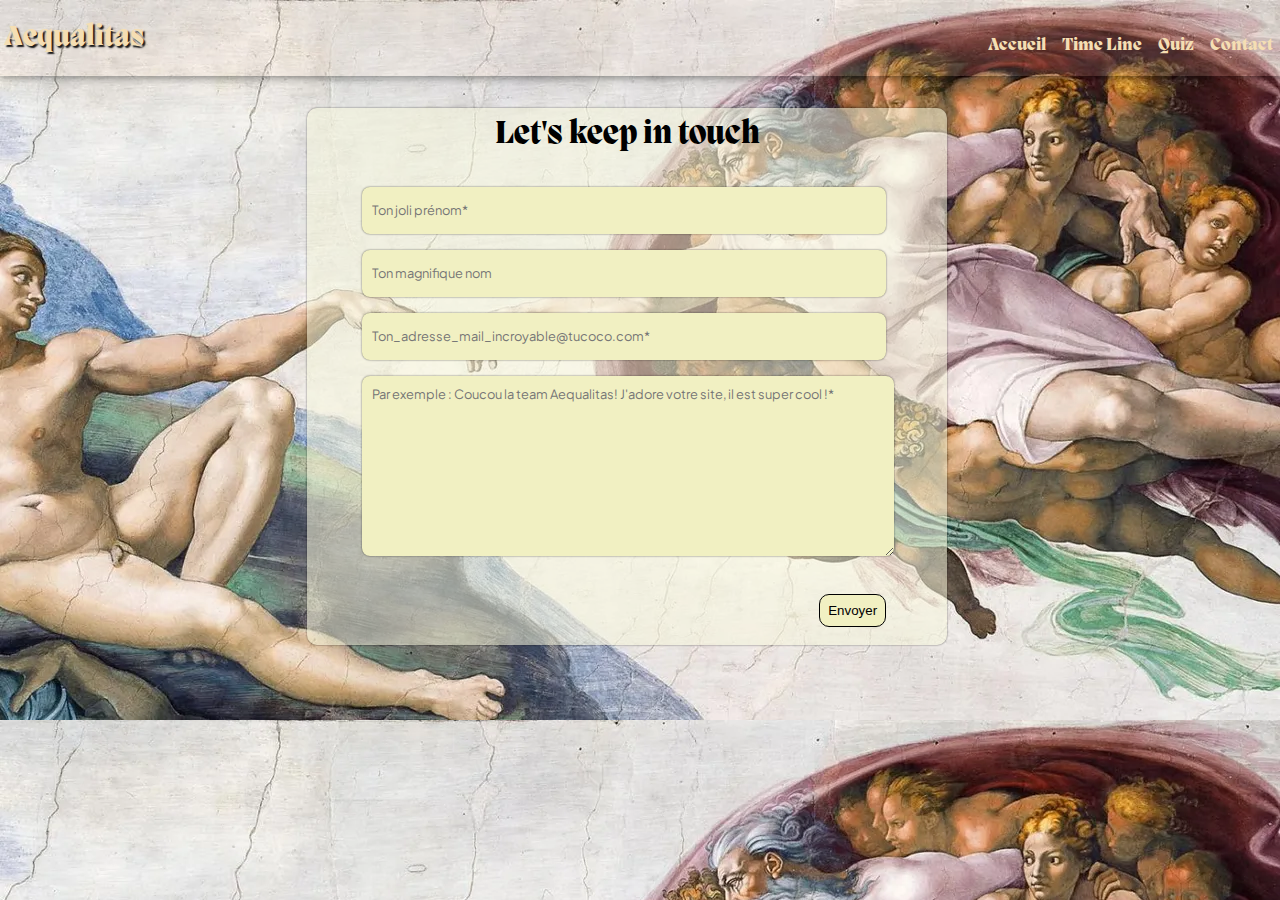
<file: HTML/contact.html>
<!DOCTYPE html>
<html lang="fr">

<head>
    <meta charset="UTF-8">
    <title>Aequalitas</title>
    <meta name="viewport" content="width=device-width, initial-scale=1.0">
    <link rel="preload" href="../SRC/chapel.jpg" as="image">
    <link rel="stylesheet" href="../CSS/contact.css">

    <link rel="icon" type="image/png" sizes="32x32" href="../SRC/favicon-32x32.png">
    <link rel="icon" type="image/png" sizes="16x16" href="../SRC/favicon-16x16.png">


    <link rel="preconnect" href="https://fonts.googleapis.com">
    <link rel="preconnect" href="https://fonts.gstatic.com" crossorigin>
    <link href="https://fonts.googleapis.com/css2?family=Plus+Jakarta+Sans&display=swap" rel="stylesheet">

</head>


<body>
    <!--HEADER (A COPIER COLLER DANS CHAQUE PAGE HTML)-->
    <div id="container">

        <div id="nav_header">

            <div id="container_titre_header">
                <h1 id="titre_header"><a href="index.html">Aequalitas</a></h1>
            </div>

            <div id="nav_menu">
                <ul>
                    <li class="onglet"><a href="index.html">Accueil</a></li>
                    <li class="onglet"><a href="time_line.html">Time Line</a></li>
                    <li class="onglet"><a href="quiz.html">Quiz</a></li>
                    <li class="onglet"><a href="#">Contact</a></li>
                </ul>
            </div>

        </div>



        <div id="form_contact">

            <form action="" method="post" name="form_contact">

                <h3>Let's keep in touch</h3>

                <p>
                    <input name='prenom' id="nom" type="text" required placeholder="Ton joli prénom*">
                </p>
                <div id=prenom-Error>

                </div>

                <p>
                    <input name='nom' id="nom" type="text" required placeholder="Ton magnifique nom">
                </p>
                <div id=nom-Error>

                </div>
                <p>
                    <input name='email ' id="email" type="email" required
                        placeholder="Ton_adresse_mail_incroyable@tucoco.com*">
                </p>
                <div id=email-Error>

                </div>
                <p>
                    <textarea name="zone_texte" required id="zone_texte" cols="70" rows="10"
                        placeholder="Par exemple : Coucou la team Aequalitas! J'adore votre site, il est super cool !*"></textarea>
                </p>
                <div id=text-Error>

                </div>

            </form>
            <button onclick="envoiFormContact()">Envoyer</button>

        </div>

        <div id="valid-popup" class="popup hide">

            <div id="btn" class="close-btn" onclick="closePopup()"> &#9746; </div>
            <p id="espace"></p>

            <p>Congratz baby ! <br> Ton formulaire est envoyé &#9989</p>
            <p><img src="../SRC/pouce.jpg" alt=""></p>

        </div>

        <script src="../JS/contact.js"></script>

</body>

</html>
</file>
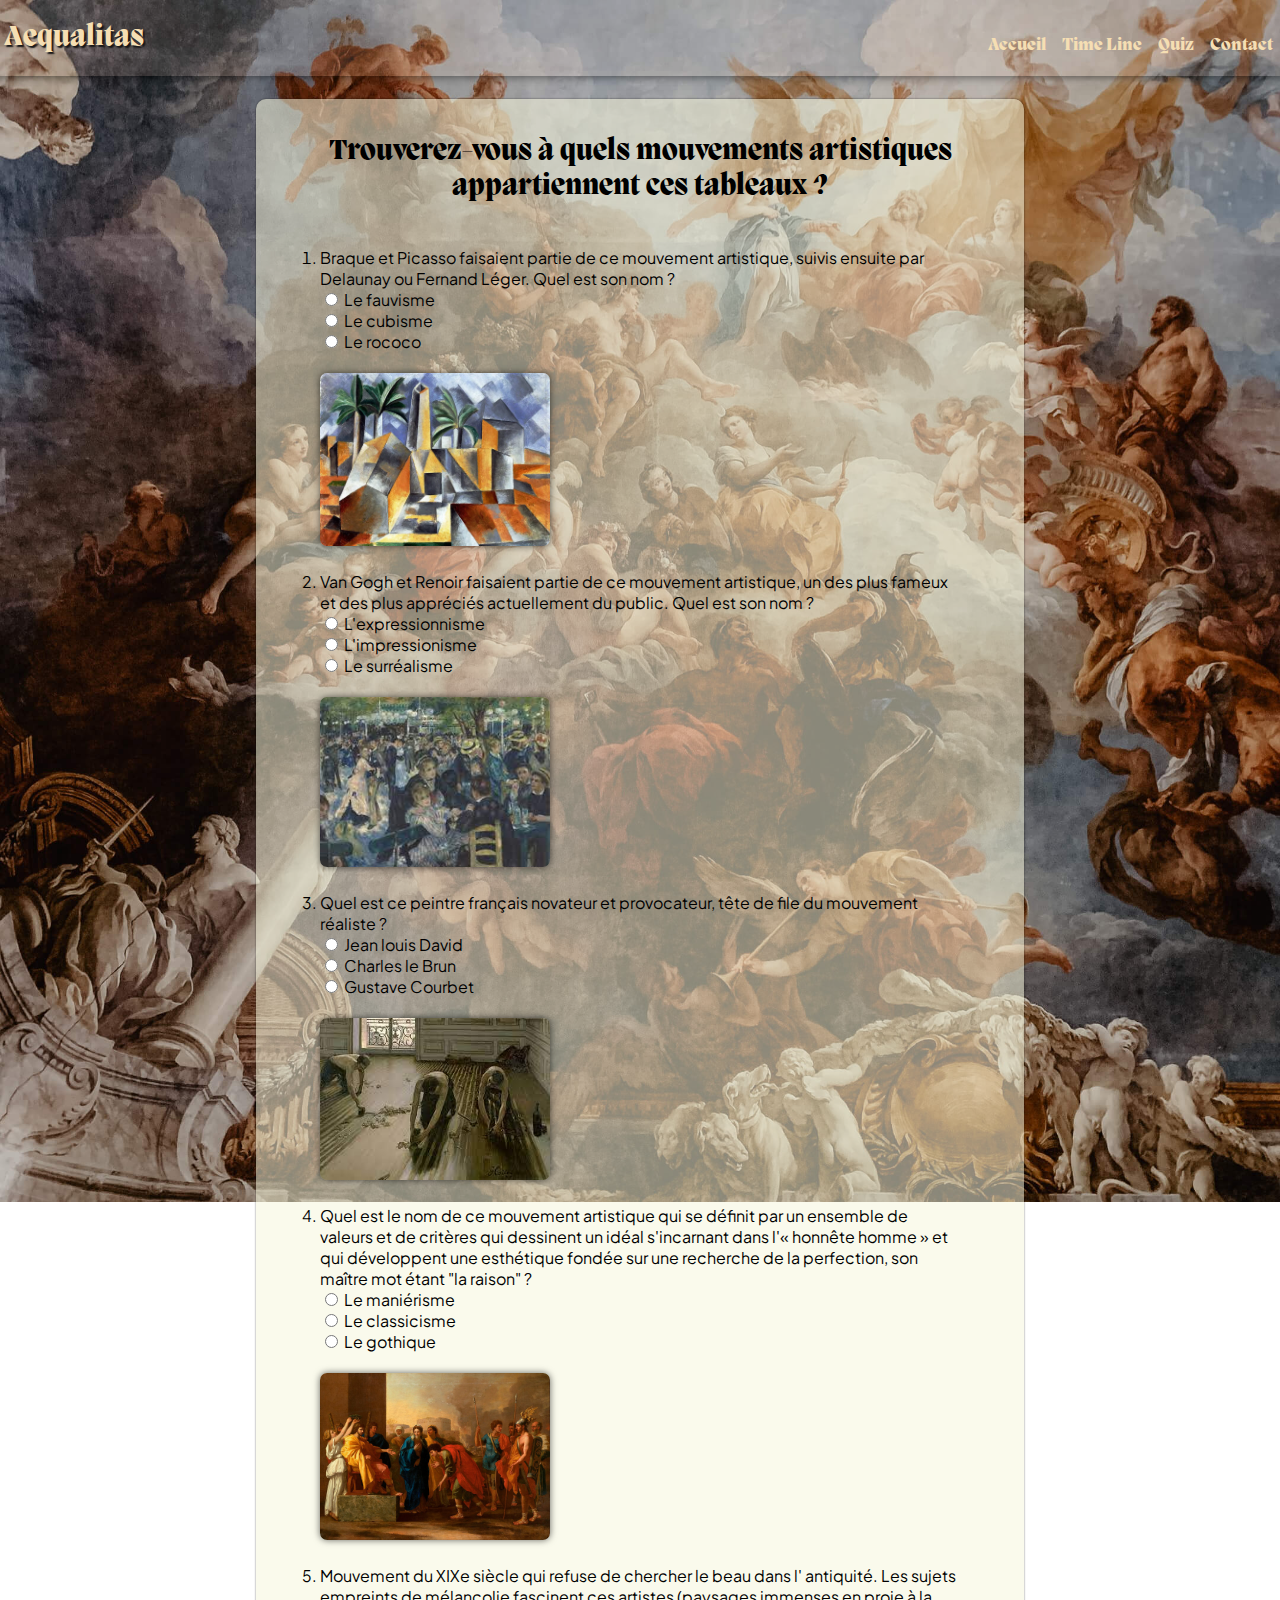
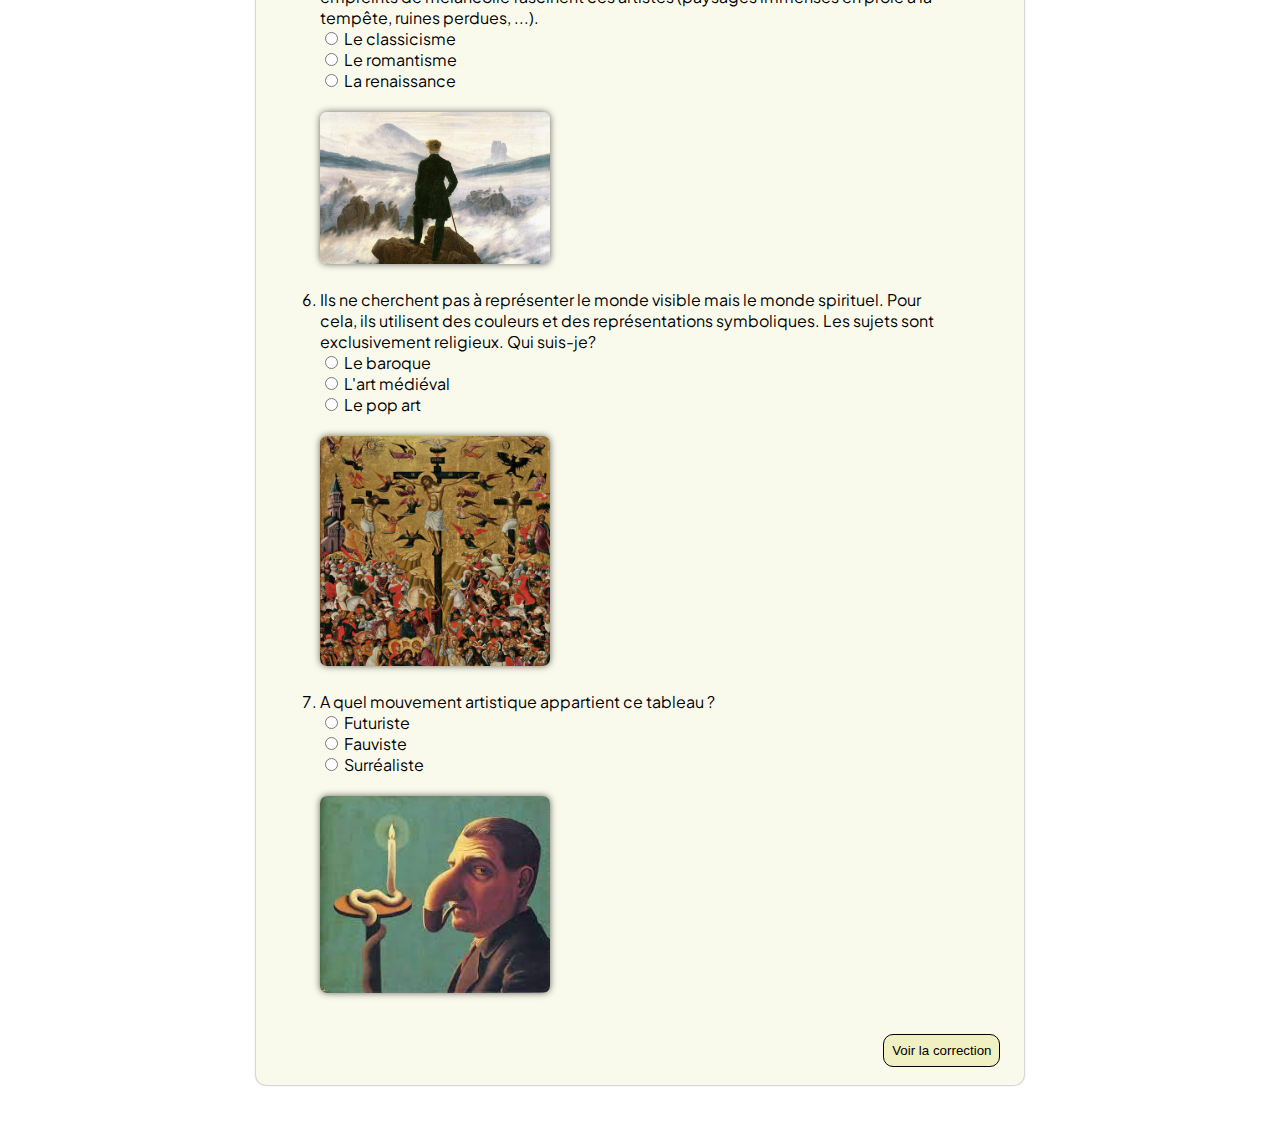
<file: HTML/quiz.html>
<!DOCTYPE html>
<html lang="fr">

<head>
    <meta charset="UTF-8">
    <title>Aequalitas</title>
    <link rel="stylesheet" href="../CSS/quiz.css">
    <link rel="preload" href="../SRC/hd.jpg" as="image">
    <link rel="icon" type="image/png" sizes="32x32" href="../SRC/favicon-32x32.png">
    <link rel="icon" type="image/png" sizes="16x16" href="../SRC/favicon-16x16.png">

    <link rel="preconnect" href="https://fonts.googleapis.com">
    <link rel="preconnect" href="https://fonts.gstatic.com" crossorigin>
    <link href="https://fonts.googleapis.com/css2?family=Plus+Jakarta+Sans&display=swap" rel="stylesheet">

</head>

<body>
    <!--HEADER (A COPIER COLLER DANS CHAQUE PAGE HTML)-->
    <div id="container">

        <div id="nav_header">

            <div id="container_titre_header">
                <h1 id="titre_header"><a href="index.html">Aequalitas</a></h1>
            </div>

            <div id="nav_menu">
                <ul>
                    <li class="onglet"><a href="index.html">Accueil</a></li>
                    <li class="onglet"><a href="time_line.html">Time Line</a></li>
                    <li class="onglet"><a href="#">Quiz</a></li>
                    <li class="onglet"><a href="contact.html">Contact</a></li>
                </ul>

            </div>

        </div>

        <!-- QUIZ -->

        <div id="container_quiz">

            <h2> Trouverez-vous à quels mouvements artistiques appartiennent ces tableaux ?</h2>

            <ol>
                <form action="" id="quiz">


                    <li>

                        Braque et Picasso faisaient partie de ce mouvement artistique, suivis ensuite par Delaunay ou
                        Fernand Léger. Quel est son nom ?



                        <div>
                            <input type="radio" name="q1" id="q1_2">
                            <label for="q1_2">Le fauvisme</label>
                        </div>

                        <div>
                            <input type="radio" name="q1" id="q1_1">
                            <label class="correct" for="q1_1">Le cubisme</label>
                        </div>

                        <div>
                            <input type="radio" name="q1" id="q1_3">
                            <label for="q1_3">Le rococo</label>
                        </div>
                    </li> <br>
                    <div><img src="../SRC/question1.jpg" alt=""></div>
                    <br>

                    <li>
                        Van Gogh et Renoir faisaient partie de ce mouvement artistique, un des plus fameux et des plus
                        appréciés
                        actuellement du public. Quel est son nom ?
                        <div>
                            <input type="radio" name="q2" id="q2_1">
                            <label for="q2_1">L'expressionnisme</label>
                        </div>

                        <div>
                            <input type="radio" name="q2" id="q2_2">
                            <label class="correct" for="q2_2">L'impressionisme</label>
                        </div>

                        <div>
                            <input type="radio" name="q2" id="q2_3">
                            <label for="q2_3">Le surréalisme</label>
                        </div>
                    </li> <br>
                    <div><img src="../SRC/question2.jpg" alt=""></div>
                    <br>

                    <li>
                        Quel est ce peintre français novateur et provocateur, tête de file du mouvement réaliste ?
                        <div>
                            <input type="radio" name="q3" id="q3_1">
                            <label for="q3_1"> Jean louis David</label>
                        </div>

                        <div>
                            <input type="radio" name="q3" id="q3_2">
                            <label for="q3_2">Charles le Brun</label>
                        </div>

                        <div>
                            <input type="radio" name="q3" id="q3_3">
                            <label class="correct" for="q3_3">Gustave Courbet</label>
                        </div>
                    </li><br>
                    <div><img src="../SRC/question3.jpg" alt=""></div>
                    <br>

                    <li>
                        Quel est le nom de ce mouvement artistique qui se définit par un ensemble de valeurs et de
                        critères qui
                        dessinent un idéal s'incarnant dans l'« honnête homme » et qui développent une esthétique fondée
                        sur une
                        recherche de la perfection, son maître mot étant "la raison" ?
                        <div>
                            <input type="radio" name="q4" id="q4_1">
                            <label for="q4_1">Le maniérisme</label>
                        </div>

                        <div>
                            <input type="radio" name="q4" id="q4_2">
                            <label class="correct" for="q4_2">Le classicisme</label>
                        </div>

                        <div>
                            <input type="radio" name="q3" id="q4_3">
                            <label for="q4_3">Le gothique</label>
                        </div>

                    </li>
                    <br>
                    <div><img src="../SRC/question4.jpg" alt=""></div>
                    <br>

                    <li>Mouvement du XIXe siècle qui refuse de chercher le beau dans l' antiquité. Les sujets empreints de mélancolie fascinent ces artistes (paysages immenses en proie à la tempête, ruines perdues, ...).
                        <div>
                            <input type="radio" name="q5" id="q5_1">
                            <label for="q5_1">Le classicisme</label>
                        </div>

                        <div>
                            <input type="radio" name="q5" id="q5_2">
                            <label for="q5_2" class="correct">Le romantisme</label>
                        </div>

                        <div>
                            <input type="radio" name="q5" id="q5_3">
                            <label id="q5_3" for="q5_3">La renaissance</label>
                        </div>
                    </li>
                    <br>
                    <div><img src="../SRC/question5.jpg" alt=""></div>
                    <br>
                    </li>


                    <li>
                        Ils ne cherchent pas à représenter le monde visible mais le monde spirituel. Pour cela, ils utilisent des couleurs et des représentations symboliques. Les sujets sont exclusivement religieux. Qui suis-je?
                        <div>
                            <input type="radio" name="q6" id="q6_1">
                            <label for="q6_1">Le baroque</label>
                        </div>

                        <div>
                            <input type="radio" name="q6" id="q6_2">
                            <label for="q5_2" class="correct">L'art médiéval</label>
                        </div>

                        <div>
                            <input type="radio" name="q6" id="q6_3">
                            <label id="q5_3" for="q5_3">Le pop art</label>
                        </div>
                    </li>
                    <br>
                    <div><img src="../SRC/question6.jpg" alt=""></div>
                    <br>

                    </li>

                    <li>
                        A quel mouvement artistique appartient ce tableau ?
                        <div>
                            <input type="radio" name="q7" id="q7_1">
                            <label for="q7_1">Futuriste</label>
                        </div>

                        <div>
                            <input type="radio" name="q7" id="q7_2">
                            <label for="q7_2" >Fauviste</label>
                        </div>

                        <div>
                            <input type="radio" name="q7" id="q7_3">
                            <label class="correct"for="q7_3">Surréaliste</label>
                        </div>
                    </li>
                    <br>
                    <div><img src="../SRC/question7.jpg" alt=""></div>
                    <br>

                    </li>
                </form>
            </ol>


            <div>

                <input onclick="reponse()" value="Voir la correction" type="button" id="bouton">
            </div>




            </form>
        </div>


    </div>

    <script src="../JS/quiz.js"></script>
</body>
</file>
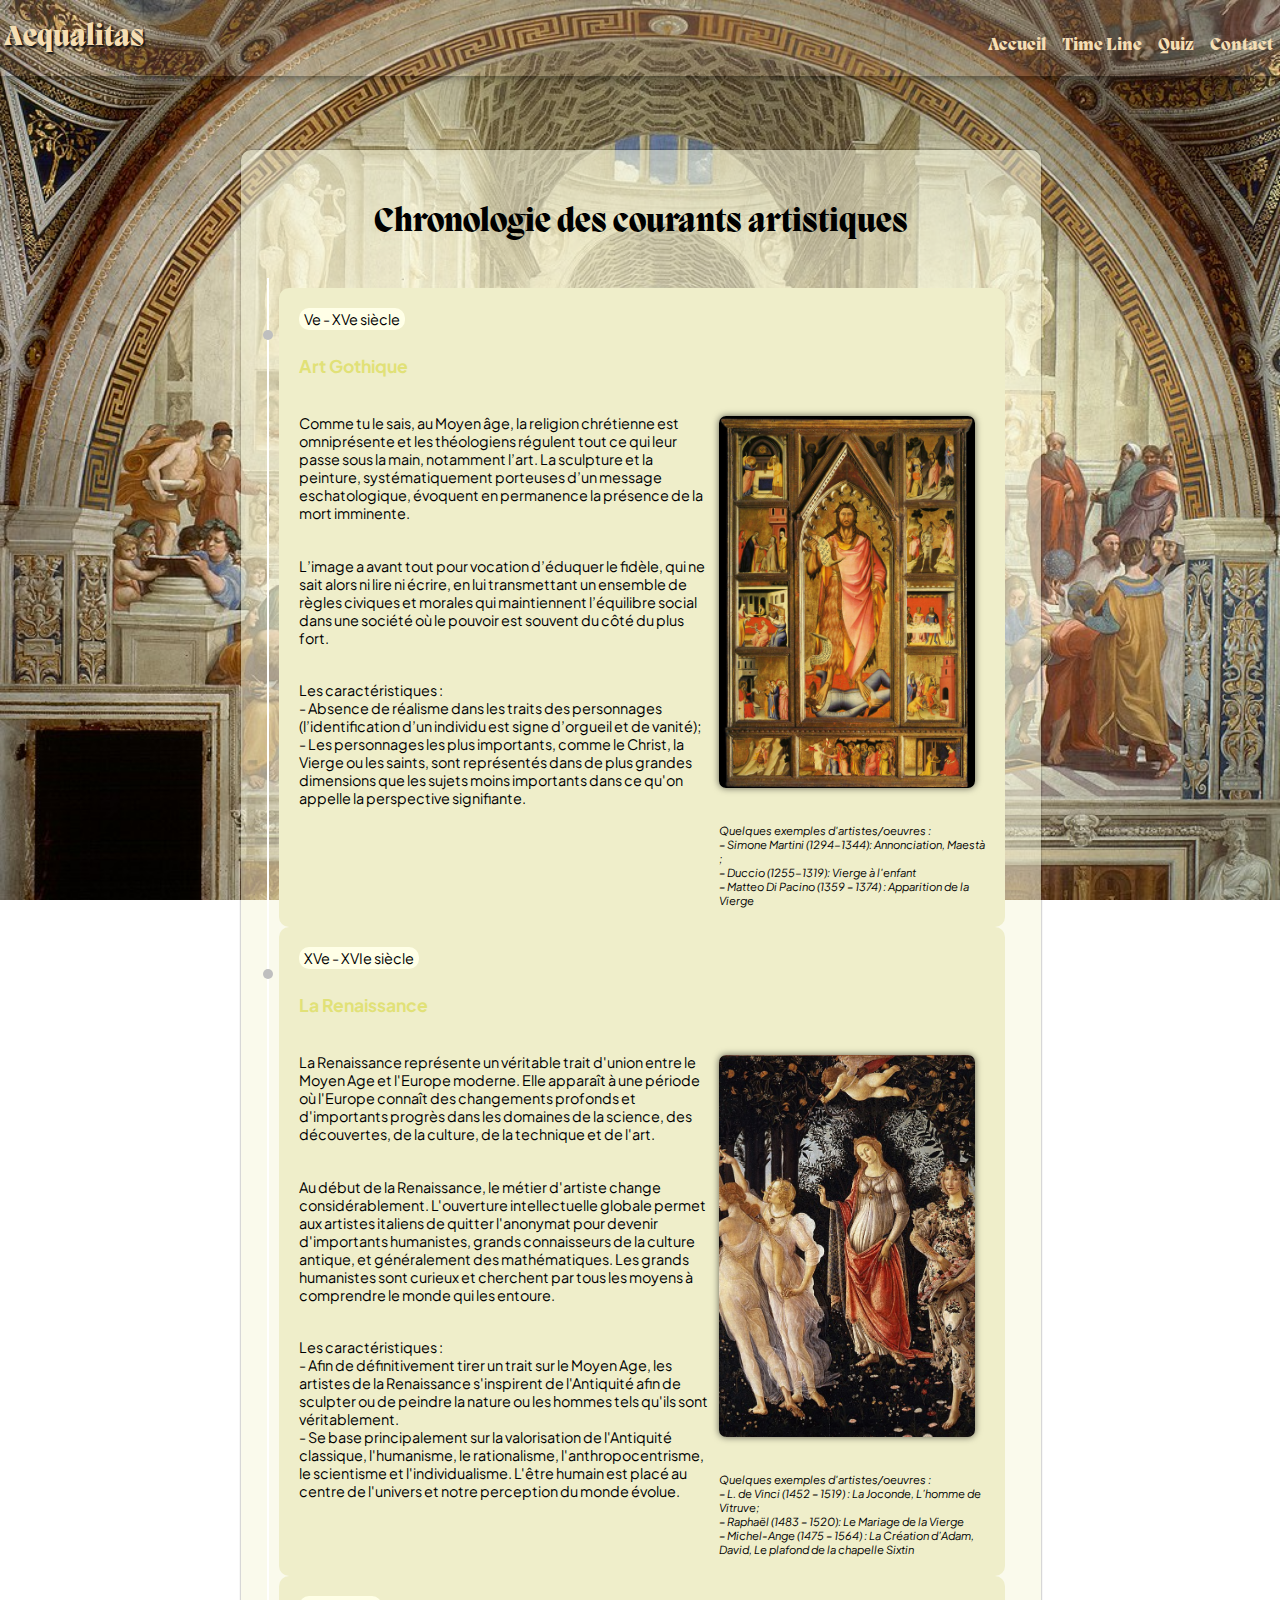
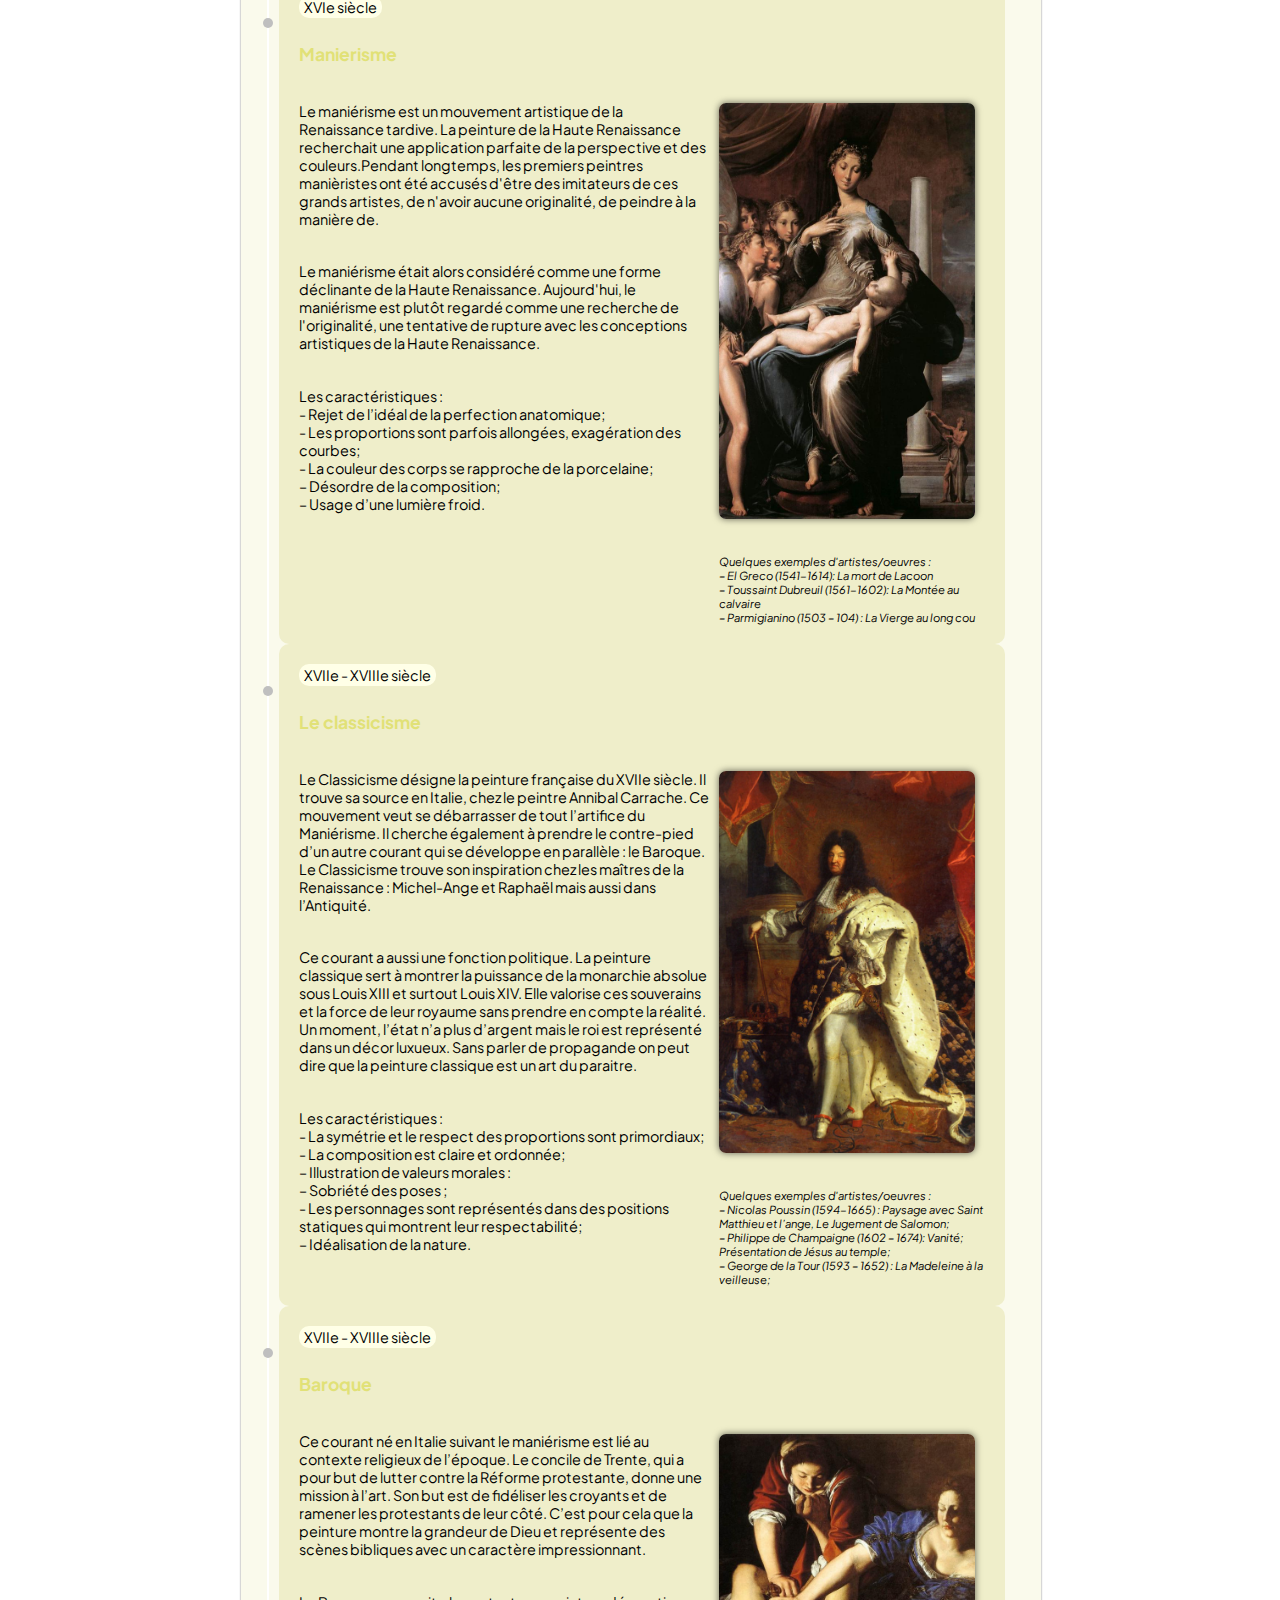
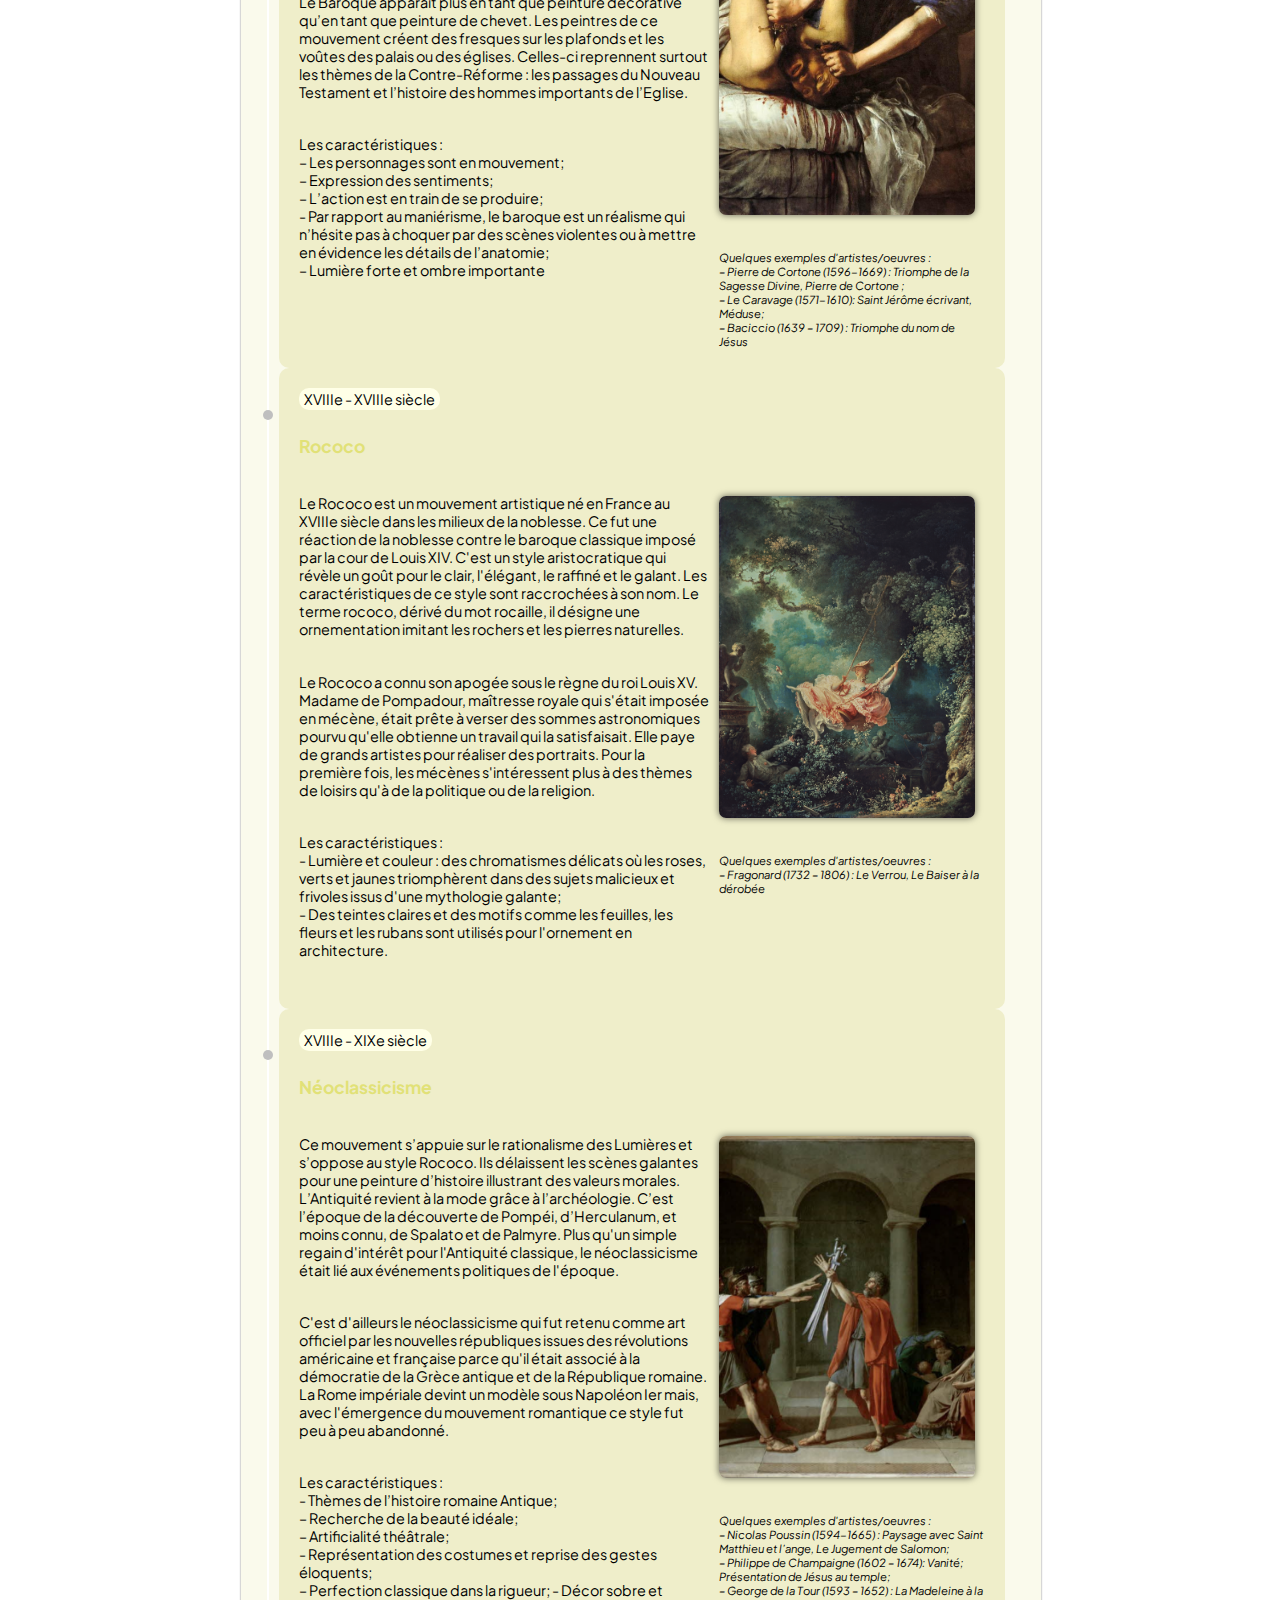
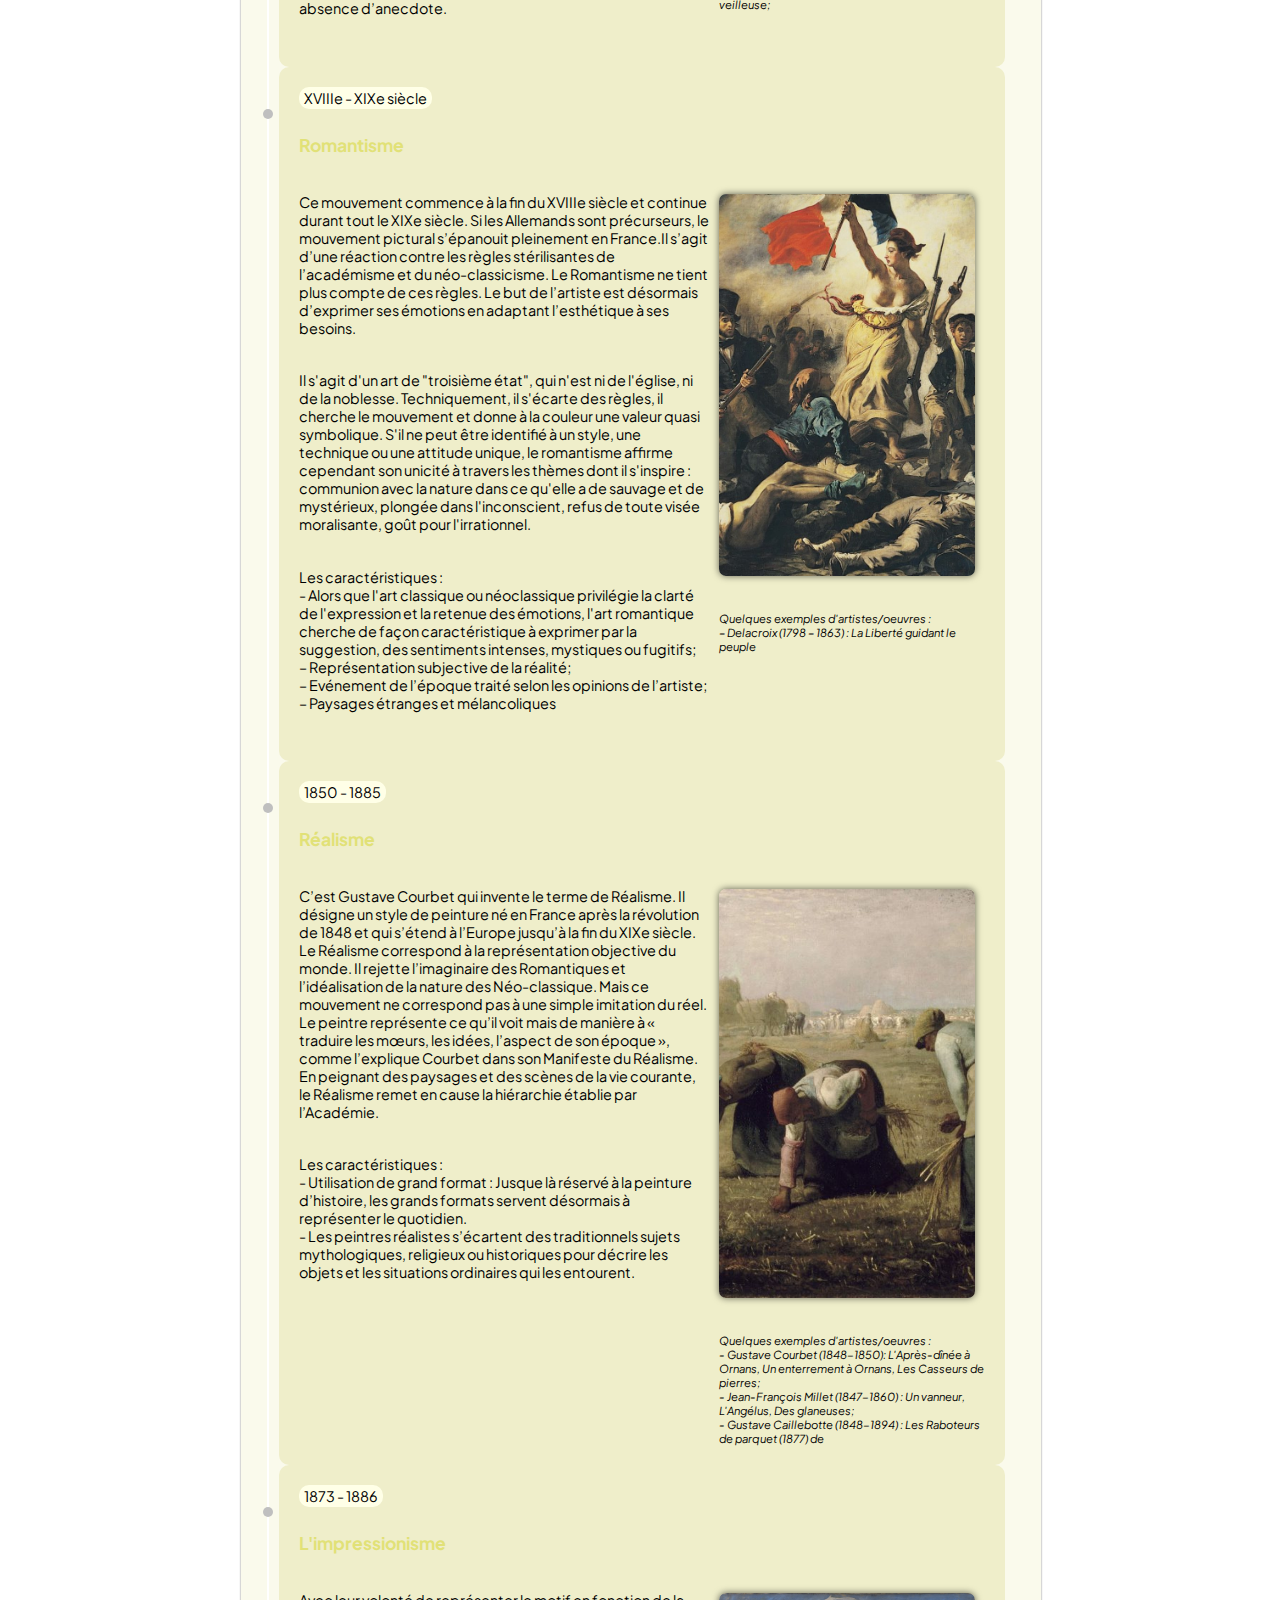
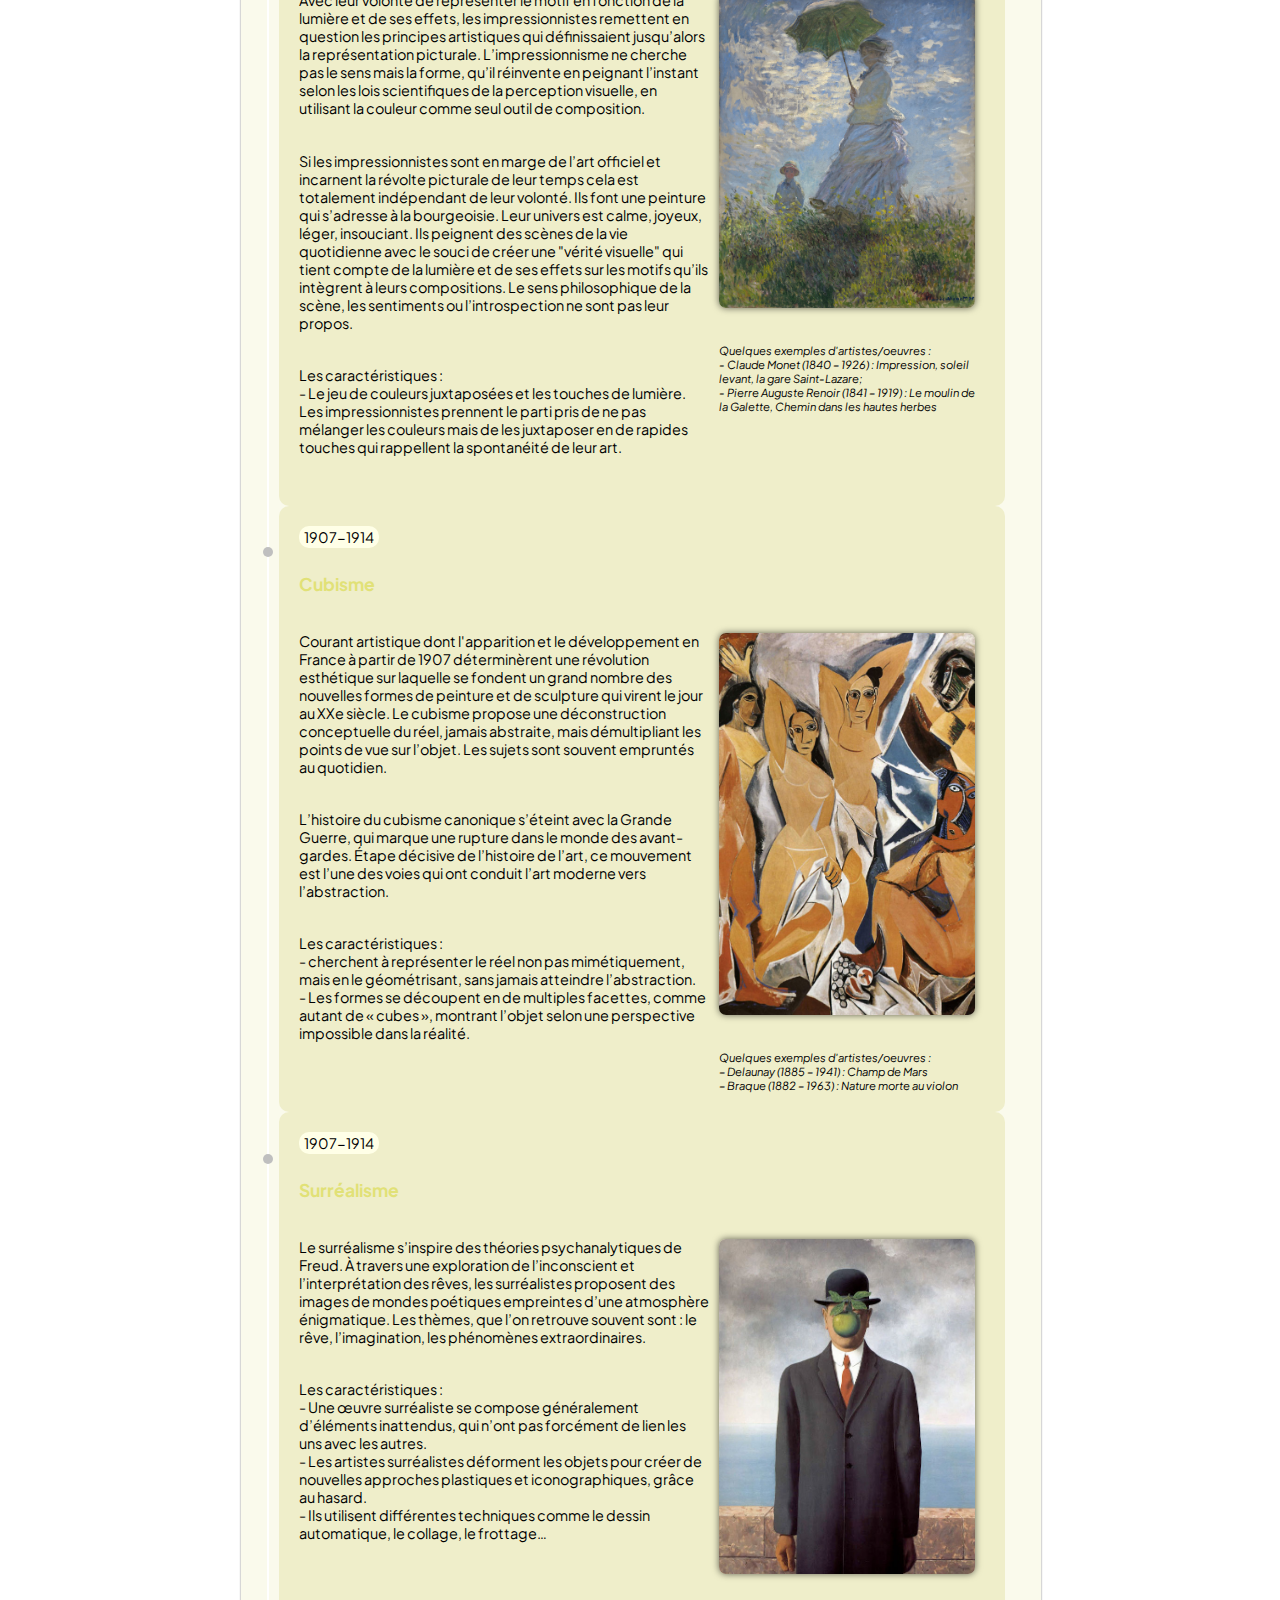
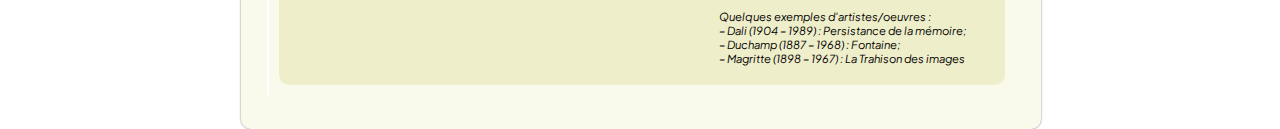
<file: HTML/time_line.html>
<!DOCTYPE html>
<html lang="fr">

<head>
    <meta charset="UTF-8">
    <meta http-equiv="X-UA-Compatible" content="IE=edge">
    <link rel="preload" href="../SRC/ecole_athenes.jpg" as="image">
    <meta name="viewport" content="width=device-width, initial-scale=1.0">
    <title>Aequalitas</title>
    
    <link rel="icon" type="image/png" sizes="32x32" href="../SRC/favicon-32x32.png">
    <link rel="icon" type="image/png" sizes="16x16" href="../SRC/favicon-16x16.png">
    <link rel="stylesheet" href="../CSS/time_line.css">

    <link rel="preconnect" href="https://fonts.googleapis.com">
    <link rel="preconnect" href="https://fonts.gstatic.com" crossorigin>
    <link href="https://fonts.googleapis.com/css2?family=Plus+Jakarta+Sans&display=swap" rel="stylesheet">

</head>

<body>

    <!--HEADER-->
    <div id="Accueil">
        <div id="nav_header">

            <div id="container_titre_header">
                <h1 id="titre_header"><a href="index.html">Aequalitas</a></h1>
            </div>

            <div id="nav_menu">
                <ul>
                    <li class="onglet"><a href="index.html">Accueil</a></li>
                    <li class="onglet"><a href="#">Time Line</a></li>
                    <li class="onglet"><a href="quiz.html">Quiz</a></li>
                    <li class="onglet"><a href="contact.html">Contact</a></li>
                </ul>

            </div>

        </div>



    </div>

    <!--BLOC TIME LINE-->

    <div id="bloc_time_line">
        <div id="titre_time_line">

        </div>

        <div class="timeline">
            <h2>Chronologie des courants artistiques</h2>

            <ul>
                <li>

                    <span>Ve - XVe siècle</span>

                    <div class="content">

                        <h3> Art Gothique</h3>

                        <div class="container_content">

                            <div class="description">
                                <p>
                                    Comme tu le sais, au Moyen âge, la religion chrétienne est omniprésente et les
                                    théologiens régulent tout ce qui leur passe sous la main, notamment l’art.
                                    La sculpture et la peinture, systématiquement porteuses d’un message eschatologique,
                                    évoquent en permanence la présence de la mort imminente.
                                    
                                </p>

                                <p>
                                    L’image a avant tout pour vocation
                                    d’éduquer le fidèle, qui ne sait alors ni lire ni écrire, en lui transmettant un
                                    ensemble de règles civiques et morales qui maintiennent l’équilibre social dans une
                                    société où le pouvoir est souvent du côté du plus fort.
                                </p>


                                <p> Les caractéristiques : <br>
                                    - Absence de réalisme dans les traits des personnages (l’identification d’un
                                    individu est signe d’orgueil et de vanité); <br>

                                    - Les personnages les plus importants, comme le Christ, la Vierge ou les saints,
                                    sont représentés dans de plus grandes dimensions que les sujets moins importants
                                    dans ce qu'on appelle la perspective signifiante.</p>

                            </div>

                            <div class="peinture_epoque">
                                <p><img src="../SRC/medieval.jpg" alt="" title=""></p>
                                <div class="exemple">
                                    Quelques exemples d'artistes/oeuvres : <br>
                                    – Simone Martini (1294-1344):
                                    <em>Annonciation, Maestà</em> ; <br>
                                    – Duccio (1255-1319):
                                    <em> Vierge à l'enfant</em> <br>
                                    – Matteo Di Pacino
                                    (1359 – 1374) :
                                    <em>Apparition de la Vierge</em>

                                </div>

                            </div>

                        </div>

                    </div>
                </li>

                <li>

                    <span>XVe - XVIe siècle</span>

                    <div class="content">

                        <h3>La Renaissance</h3>

                        <div class="container_content">

                            <div class="description">
                                <p>
                                     La Renaissance représente un véritable trait d'union entre le Moyen Age
                                    et l'Europe moderne. Elle apparaît à une période où l'Europe connaît des changements
                                    profonds et d'importants progrès dans les domaines de la science, des découvertes,
                                    de la culture, de la technique et de l'art.
                                </p>
                                <p>
                                    Au début de la Renaissance, le métier d'artiste change
                                    considérablement. L'ouverture intellectuelle globale permet aux artistes italiens de
                                    quitter l'anonymat pour devenir d'importants humanistes, grands connaisseurs de la
                                    culture antique, et généralement des mathématiques. Les grands humanistes sont
                                    curieux et cherchent par tous les moyens à comprendre le monde qui les entoure.

                                </p>


                                <p>
                                   Les caractéristiques : <br>
                                    - Afin de définitivement tirer un trait
                                    sur le Moyen Age, les artistes de la Renaissance s'inspirent de l'Antiquité afin de
                                    sculpter ou de peindre la nature ou les hommes tels qu'ils sont véritablement. <br>
                                    - Se base principalement sur la valorisation de l'Antiquité classique,
                                    l'humanisme, le rationalisme, l'anthropocentrisme, le scientisme et
                                    l'individualisme. L'être humain est placé au centre de l'univers et notre perception
                                    du monde évolue.

                                </p>

                            </div>

                            <div class="peinture_epoque">
                                <p><img src="../SRC/printemps.png" alt=""></p>
                                <div class="exemple">
                                    Quelques exemples d'artistes/oeuvres : <br>
                                    – L. de Vinci (1452 – 1519) : 
                                    La Joconde, L’homme de
                                    Vitruve; <br>
                                    – Raphaël (1483 – 1520): 
                                    Le Mariage de la Vierge <br>
                                    – Michel-Ange
                                    (1475 – 1564) :
                                    La Création d’Adam, David,
                                    Le plafond de la chapelle
                                    Sixtin
                                </div>



                            </div>

                        </div>

                    </div>
                </li>

                <li>

                    <span>XVIe siècle</span>

                    <div class="content">

                        <h3>Manierisme</h3>

                        <div class="container_content">

                            <div class="description">

                                <p>
                                    Le maniérisme est
                                    un mouvement artistique de la Renaissance tardive.
                                    La peinture de la Haute Renaissance recherchait une application parfaite
                                    de la perspective et des couleurs.Pendant longtemps, les premiers peintres
                                    manièristes ont été accusés d'être des imitateurs de ces grands artistes, de n'avoir
                                    aucune originalité, de peindre à la manière de.


                                </p>

                                <p>
                                    Le maniérisme était alors considéré
                                    comme une forme déclinante de la Haute Renaissance.
                                    Aujourd'hui, le maniérisme est plutôt regardé comme une recherche de l'originalité,
                                    une tentative de rupture avec les conceptions artistiques de la Haute Renaissance.

                                </p>

                                <p>
                                    Les caractéristiques : <br>
                                    - Rejet de l’idéal de la perfection anatomique; <br>
                                    - Les proportions sont parfois allongées, exagération des courbes; <br>
                                    - La couleur des corps se rapproche de la porcelaine; <br>
                                    – Désordre de la composition; <br>
                                    – Usage d’une lumière froid.
                                </p>
                            </div>

                            <div class="peinture_epoque">
                                <p><img src="../SRC/la-vierge-au-long-cou-parmesan.jpg" alt=""></p>
                                <div class="exemple">
                                    Quelques exemples d'artistes/oeuvres : <br>
                                    – El Greco (1541-1614): 
                                    La mort de Lacoon <br>
                                    – Toussaint Dubreuil (1561-1602): 
                                    La Montée au calvaire<br>
                                    – Parmigianino
                                    (1503 – 104) :
                                    La Vierge au long cou</div>

                            </div>

                        </div>

                    </div>
                </li>

                <li>

                    <span>XVIIe - XVIIIe siècle</span>

                    <div class="content">

                        <h3>Le classicisme</h3>

                        <div class="container_content">

                            <div class="description">
                                <p>
                                    Le Classicisme désigne la peinture française du XVIIe siècle. Il trouve sa source en
                                    Italie, chez le peintre Annibal Carrache. Ce mouvement veut se débarrasser de tout
                                    l’artifice du Maniérisme. Il cherche également à prendre le contre-pied d’un autre
                                    courant qui se développe en parallèle : le Baroque. Le Classicisme trouve son
                                    inspiration chez les maîtres de la Renaissance : Michel-Ange et Raphaël mais aussi
                                    dans l’Antiquité.

                                </p>
                                <p>Ce courant a aussi une fonction politique. La peinture classique sert à montrer la
                                    puissance de la monarchie absolue sous Louis XIII et surtout Louis XIV. Elle
                                    valorise ces souverains et la force de leur royaume sans prendre en compte la
                                    réalité. Un moment, l’état n’a plus d’argent mais le roi est représenté dans un
                                    décor luxueux. Sans parler de propagande on peut dire que la peinture classique est
                                    un art du paraitre.
                                </p>

                                <p> Les caractéristiques : <br>
                                    - La symétrie et le respect des proportions sont primordiaux; <br>
                                    - La composition est claire et ordonnée; <br>
                                    – Illustration de valeurs morales : <br>
                                    – Sobriété des poses ;<br>
                                    - Les personnages sont représentés dans des positions statiques qui montrent leur
                                    respectabilité;<br>
                                    – Idéalisation de la nature. <br>
                                </p>





                            </div>

                            <div class="peinture_epoque">
                                <p><img src="../SRC/louisxiv.png" alt=""></p>
                                <div class="exemple">
                                    Quelques exemples d'artistes/oeuvres : <br>
                                    – Nicolas Poussin (1594-1665) : 
                                    Paysage avec Saint Matthieu et l’ange, Le Jugement de Salomon; <br>
                                    – Philippe de Champaigne (1602 – 1674): 
                                    Vanité; Présentation de Jésus au temple; <br>
                                    – George de la Tour
                                    (1593 – 1652) : 
                                    La Madeleine à la veilleuse; </div>
                            </div>

                        </div>

                    </div>
                </li>

                <li>

                    <span>XVIIe - XVIIIe siècle</span>

                    <div class="content">

                        <h3>Baroque</h3>

                        <div class="container_content">

                            <div class="description">
                                <p>

                                    Ce courant né en Italie suivant le maniérisme est lié au contexte religieux de
                                    l’époque. Le concile de Trente, qui a pour but
                                    de lutter contre la Réforme protestante, donne une mission à l’art. Son but est de
                                    fidéliser les croyants et de ramener les protestants de leur côté. C’est pour cela
                                    que la peinture montre la grandeur de Dieu et représente des scènes bibliques avec
                                    un caractère impressionnant.
                                </p>
                                <p> Le Baroque apparait plus en tant que peinture décorative qu’en tant que peinture de
                                    chevet. Les peintres de ce mouvement créent des fresques sur les plafonds et les
                                    voûtes des palais ou des églises. Celles-ci reprennent surtout les thèmes de la
                                    Contre-Réforme : les passages du Nouveau Testament et l’histoire des hommes
                                    importants de l’Eglise.

                                </p>
                                <p> Les caractéristiques : <br>
                                    – Les personnages sont en mouvement; <br>

                                    – Expression des sentiments; <br>

                                    – L’action est en train de se produire; <br>
                                    - Par rapport au maniérisme, le baroque est un réalisme qui n’hésite
                                    pas à choquer par des scènes violentes ou à mettre en évidence les détails de
                                    l’anatomie; <br>

                                    – Lumière forte et ombre importante
                                </p>

                            </div>

                            <div class="peinture_epoque">
                                <p> <img src="../SRC/judith.png" alt=""></p>
                                <div class="exemple">
                                    Quelques exemples d'artistes/oeuvres : <br>
                                    – Pierre de Cortone (1596-1669) : 
                                    Triomphe de la Sagesse Divine, Pierre de Cortone ; <br>
                                    – Le Caravage (1571-1610): 
                                    Saint Jérôme écrivant, Méduse; <br>
                                    – Baciccio
                                    (1639 – 1709) : 
                                    Triomphe du nom de Jésus </div>

                            </div>

                        </div>

                    </div>
                </li>

                <li>

                    <span>XVIIIe - XVIIIe siècle</span>

                    <div class="content">

                        <h3>Rococo</h3>

                        <div class="container_content">

                            <div class="description">
                                <p>
                                    Le Rococo est un mouvement artistique né en France au XVIIIe siècle dans les milieux
                                    de la noblesse. Ce fut une réaction de la noblesse contre le baroque classique
                                    imposé par la cour de Louis XIV. C'est un style aristocratique qui révèle un goût
                                    pour le clair, l'élégant, le raffiné et le galant. Les caractéristiques de ce style
                                    sont raccrochées à son nom. Le terme rococo, dérivé du mot rocaille, il désigne une
                                    ornementation imitant les rochers et les pierres naturelles.


                                </p>

                                <p>Le Rococo a connu son apogée sous le règne du roi Louis XV. Madame de Pompadour,
                                    maîtresse royale qui s'était imposée en mécène, était prête à verser des sommes
                                    astronomiques pourvu qu'elle obtienne un travail qui la satisfaisait. Elle paye de
                                    grands artistes pour réaliser des portraits.
                                    Pour la première fois, les mécènes s'intéressent plus à des thèmes de loisirs qu'à
                                    de la politique ou de la religion.
                                </p>

                                <p>
                                    Les caractéristiques : <br>
                                    - Lumière et couleur : des chromatismes délicats où les roses, verts et jaunes
                                    triomphèrent dans des sujets malicieux et frivoles issus d'une mythologie galante;
                                    <br>
                                    - Des teintes claires et des motifs comme les feuilles, les fleurs et les rubans
                                    sont
                                    utilisés pour l'ornement en architecture.



                                </p>
                            </div>

                            <div class="peinture_epoque">
                                <p> <img src="../SRC/rococo.jpg" alt=""></p>
                                <div class="exemple">
                                    Quelques exemples d'artistes/oeuvres : <br>
                                    – Fragonard (1732 – 1806) : 
                                    Le Verrou, Le Baiser à la
                                    dérobée
                                </div>
                            </div>

                        </div>

                    </div>
                </li>
                <li>

                    <span>XVIIIe - XIXe siècle</span>

                    <div class="content">

                        <h3>Néoclassicisme</h3>

                        <div class="container_content">

                            <div class="description">
                                <p>

                                    Ce mouvement s’appuie sur le rationalisme des Lumières et s’oppose au style Rococo.
                                    Ils délaissent les scènes galantes pour une peinture d’histoire illustrant des
                                    valeurs morales.
                                    L’Antiquité revient à la mode grâce à l’archéologie. C’est l’époque de la découverte
                                    de Pompéi, d’Herculanum, et moins connu, de Spalato et de Palmyre.
                                    Plus qu'un simple regain d'intérêt pour l'Antiquité classique, le néoclassicisme
                                    était lié aux événements politiques de l'époque.
                                </p>



                                <p> C'est d'ailleurs le néoclassicisme
                                    qui fut retenu comme art officiel par les nouvelles républiques issues des
                                    révolutions américaine et française parce qu'il était associé à la démocratie de la
                                    Grèce antique et de la République romaine. La Rome impériale devint un modèle sous
                                    Napoléon Ier mais, avec l'émergence du mouvement romantique ce style fut peu à peu
                                    abandonné.</p>




                                <p>
                                    Les caractéristiques : <br>
                                    - Thèmes de l’histoire romaine Antique; <br>
                                    – Recherche de la beauté idéale;<br>
                                    – Artificialité théâtrale;<br>
                                    - Représentation des costumes et reprise des gestes éloquents; <br>
                                    – Perfection classique dans la rigueur;
                                    - Décor sobre et absence d’anecdote.

                                </p>
                            </div>

                            <div class="peinture_epoque">
                                <p> <img src="../SRC/neoclass.png" alt=""></p>
                                <div class="exemple">
                                    Quelques exemples d'artistes/oeuvres : <br>
                                    – Nicolas Poussin (1594-1665) : 
                                    Paysage avec Saint Matthieu et l’ange, Le Jugement de Salomon; <br>
                                    – Philippe de Champaigne (1602 – 1674): 
                                    Vanité; Présentation de Jésus au temple; <br>
                                    – George de la Tour
                                    (1593 – 1652) : 
                                    La Madeleine à la veilleuse; </div>
                            </div>

                        </div>

                    </div>
                </li>
                <li>

                    <span>XVIIIe - XIXe siècle</span>

                    <div class="content">

                        <h3>Romantisme</h3>

                        <div class="container_content">

                            <div class="description">
                                <p>
                                    Ce mouvement commence à la fin du XVIIIe siècle et continue durant tout le XIXe
                                    siècle. Si les Allemands sont précurseurs, le mouvement pictural s’épanouit
                                    pleinement en France.Il s’agit d’une réaction contre les règles stérilisantes de
                                    l’académisme et
                                    du néo-classicisme. Le Romantisme ne tient plus compte de ces règles. Le but de
                                    l’artiste est désormais d’exprimer ses émotions en adaptant l’esthétique à ses
                                    besoins.

                                </p>

                                <p> Il s'agit d'un art de "troisième état", qui n'est ni de l'église, ni de la noblesse.
                                    Techniquement, il s'écarte des règles, il cherche le mouvement et donne à la couleur
                                    une valeur quasi symbolique. S'il ne peut être identifié à un style, une technique
                                    ou une attitude unique, le romantisme affirme cependant son unicité à travers les
                                    thèmes dont il s'inspire : communion avec la nature dans ce qu'elle a de sauvage et
                                    de mystérieux, plongée dans l'inconscient, refus de toute visée moralisante, goût
                                    pour l'irrationnel.</p>

                                <p> Les caractéristiques : <br>
                                    - Alors que l'art classique ou néoclassique privilégie la clarté de l'expression et
                                    la
                                    retenue des émotions, l'art romantique cherche de façon caractéristique à exprimer
                                    par la suggestion, des sentiments intenses, mystiques ou fugitifs;<br>

                                    – Représentation subjective de la réalité; <br>

                                    – Evénement de l’époque traité selon les opinions de l’artiste; <br>

                                    – Paysages étranges et mélancoliques

                                </p>
                            </div>

                            <div class="peinture_epoque">
                                <p> <img src="../SRC/viva.png" alt=""></p>
                                <div class="exemple">
                                    Quelques exemples d'artistes/oeuvres : <br>
                                    – Delacroix (1798 – 1863) : 
                                    La Liberté guidant le peuple
                                </div>
                            </div>

                        </div>

                    </div>
                </li>
                <li>

                    <span> 1850 - 1885</span>

                    <div class="content">

                        <h3>Réalisme</h3>

                        <div class="container_content">

                            <div class="description">
                                <p>
                                    C’est Gustave Courbet qui invente le terme de Réalisme. Il désigne un style de
                                    peinture né en France après la révolution de 1848 et qui s’étend à l’Europe jusqu’à
                                    la fin du XIXe siècle.
                                    Le Réalisme correspond à la représentation objective du monde. Il rejette
                                    l’imaginaire des Romantiques et l’idéalisation de la nature des Néo-classique.

                                    Mais ce mouvement ne correspond pas à une simple imitation du réel. Le peintre
                                    représente ce qu’il voit mais de manière à « traduire les mœurs, les idées, l’aspect
                                    de son époque », comme l’explique Courbet dans son Manifeste du Réalisme.

                                    En peignant des paysages et des scènes de la vie courante, le Réalisme remet en
                                    cause la hiérarchie établie par l’Académie.

                                </p>

                                <p>
                                    Les caractéristiques : <br>
                                    - Utilisation de grand format : Jusque là réservé à la peinture d’histoire, les
                                    grands formats servent désormais à représenter le quotidien. <br>
                                    - Les peintres réalistes s’écartent des traditionnels sujets mythologiques,
                                    religieux ou historiques pour décrire les objets et les situations ordinaires qui
                                    les entourent.
                                </p>
                            </div>

                            <div class="peinture_epoque">
                                <p> <img src="../SRC/glaneuses.png" alt=""></p>
                                <div class="exemple">
                                    Quelques exemples d'artistes/oeuvres : <br>
                                    - Gustave Courbet (1848-1850): 
                                    L'Après-dînée à Ornans, Un enterrement à Ornans, Les Casseurs de pierres; <br>
                                    - Jean-François Millet (1847-1860) : 
                                    Un vanneur, L'Angélus, Des glaneuses; <br>
                                    - Gustave Caillebotte (1848-1894) : 
                                    Les Raboteurs de parquet (1877) de
                                </div>

                            </div>

                        </div>
                </li>
                <li>

                    <span>1873 - 1886</span>

                    <div class="content">

                        <h3>L'impressionisme</h3>

                        <div class="container_content">

                            <div class="description">
                                <p>
                                    Avec leur volonté de représenter le motif en fonction de la lumière et de ses
                                    effets, les impressionnistes remettent en question les principes artistiques qui
                                    définissaient jusqu’alors la représentation picturale. L’impressionnisme ne cherche
                                    pas le sens mais la forme, qu’il réinvente en peignant l’instant selon les lois
                                    scientifiques de la perception visuelle, en utilisant la couleur comme seul outil de
                                    composition.
                                </p>

                                <p>
                                    Si les impressionnistes sont en marge de l’art officiel et incarnent la révolte
                                    picturale de leur temps cela est totalement indépendant de leur volonté. Ils font
                                    une peinture qui s’adresse à la bourgeoisie. Leur univers est calme, joyeux, léger,
                                    insouciant. Ils peignent des scènes de la vie quotidienne avec le souci de créer une
                                    "vérité visuelle" qui tient compte de la lumière et de ses effets sur les motifs
                                    qu’ils intègrent à leurs compositions. Le sens philosophique de la scène, les
                                    sentiments ou l’introspection ne sont pas leur propos.
                                </p>

                                <p>
                                    Les caractéristiques : <br>
                                    - Le jeu de couleurs juxtaposées et les touches de lumière. Les impressionnistes
                                    prennent le parti pris de ne pas mélanger les couleurs mais de les juxtaposer en de
                                    rapides touches qui rappellent la spontanéité de leur art.
                                </p>

                            </div>

                            <div class="peinture_epoque">
                                <p> <img src="../SRC/impressionisme.jpg" alt=""></p>
                                <div class="exemple">
                                    Quelques exemples d'artistes/oeuvres : <br>
                                    - Claude Monet (1840 – 1926) : 
                                    Impression, soleil levant, la gare Saint-Lazare; <br>
                                    - Pierre Auguste Renoir (1841 – 1919) : 
                                    Le moulin de la Galette, Chemin dans les hautes herbes

                                </div>
                            </div>

                        </div>

                    </div>
                </li>

                <li>

                    <span>1907-1914</span>

                    <div class="content">

                        <h3>Cubisme</h3>

                        <div class="container_content">

                            <div class="description">
                                <p>
                                    Courant artistique dont l'apparition et le développement en France à partir de 1907
                                    déterminèrent une révolution esthétique sur laquelle se fondent un grand nombre des
                                    nouvelles formes de peinture et de sculpture qui virent le jour au XXe siècle.

                                    Le cubisme propose une déconstruction conceptuelle du réel, jamais abstraite, mais
                                    démultipliant les points de vue sur l’objet. Les sujets sont souvent empruntés au
                                    quotidien.
                                </p>

                                <p>
                                    L’histoire du cubisme canonique s’éteint avec la Grande Guerre, qui marque une
                                    rupture dans le monde des avant-gardes. Étape décisive de l’histoire de l’art, ce
                                    mouvement est
                                    l’une des voies qui ont conduit l’art moderne vers l’abstraction.
                                </p>

                                <p>
                                    Les caractéristiques : <br>
                                    - cherchent à représenter le réel non pas mimétiquement, mais en le géométrisant,
                                    sans jamais atteindre l’abstraction. <br>
                                    - Les formes se découpent en de multiples facettes, comme autant de « cubes »,
                                    montrant l’objet selon une perspective impossible dans la réalité. <br>

                                </p>
                            </div>

                            <div class="peinture_epoque">
                                <p> <img src="../SRC/cubisme.jpg" alt=""></p>
                                <div class="exemple">
                                    Quelques exemples d'artistes/oeuvres : <br>
                                    – Delaunay (1885 – 1941) : 
                                    Champ de Mars <br>
                                    – Braque (1882 – 1963) : 
                                    Nature morte au violon
                                </div>
                            </div>

                        </div>

                    </div>
                </li>


                <li>

                    <span>1907-1914</span>

                    <div class="content">

                        <h3>Surréalisme</h3>

                        <div class="container_content">

                            <div class="description">
                                <p>
                                    Le surréalisme s’inspire des théories psychanalytiques de Freud. À travers une
                                    exploration de l’inconscient et l’interprétation des rêves, les surréalistes
                                    proposent des images de mondes poétiques empreintes d’une atmosphère énigmatique.
                                    Les thèmes, que l’on retrouve souvent sont : le rêve,
                                    l’imagination, les phénomènes extraordinaires.
                                </p>

                                <p>
                                    Les caractéristiques : <br>
                                    - Une œuvre surréaliste se compose généralement d’éléments inattendus, qui n’ont pas
                                    forcément de lien les uns avec les autres. <br>
                                    - Les artistes surréalistes déforment les objets pour créer de nouvelles approches plastiques et iconographiques, grâce au hasard. <br>
                                    - Ils utilisent différentes techniques comme le dessin automatique, le
                                    collage, le frottage… 
                                </p>

                            </div>

                            <div class="peinture_epoque">
                                <p> <img src="../SRC/magritte.jpg" alt=""></p>
                                <div class="exemple">
                                    Quelques exemples d'artistes/oeuvres : <br>
                                    –  Dali (1904 – 1989) : 
                                    Persistance de la mémoire; <br>
                                    –  Duchamp (1887 – 1968) : 
                                    Fontaine; <br>
                                    –  Magritte (1898 – 1967) :
                                    La Trahison des images
                                </div>

                            </div>

                        </div>

                    </div>
                </li>

        </div>

    </div>




   


</body>

</html>
</file>
<file: CSS/contact.css>
/* FONT */

@font-face {
    font-family: "Migra-Extralight";
    src: url("../SRC/font/Migra-Extralight.woff2") format("woff2"),
           url("../SRC/font/Migra-Extralight.woff") format("woff");
   }

@font-face {
    font-family: "Migra-Extrabold";
    src: url("../SRC/font/Migra-Extrabold.woff2") format("woff2"),
           url("../SRC/font/Migra-Extrabold.woff") format("woff");
   }

@font-face {
    font-family: 'sk-modernistbold';
    src: url('../SRC/font/sk-modernist-bold-webfont.woff2') format('woff2'),
         url('../SRC/font/sk-modernist-bold-webfont.woff') format('woff');
    font-weight: normal;
    font-style: normal;

}

@font-face {
    font-family: 'heading_now_trial07_extrabold';
    src: url('../SRC/font/headingnowtrial-07extrabold-webfont.woff2') format('woff2'),
         url('../SRC/font/headingnowtrial-07extrabold-webfont.woff') format('woff');
    font-weight: normal;
    font-style: normal;
}


body{

    background-image: url('../SRC/chapel.jpg');
    background-attachment: fixed;
    background-size: 100%;
    width:100%;
    height: 100%;
    margin: 0px;
    padding: 0px;
    /* overflow: hidden; */
}

/* NAV  */

#nav_header{
    display: flex;
    justify-content: space-between;
    /* position: fixed; */
    background-color: rgba(255, 218, 196, 0.137); 
    width: 100%;
    margin: 0px;
    box-shadow:0px 0px 10px rgba(0, 0, 0, 0.6);
 } 
 
 #titre_header{
    font-size: 1.8em;
    padding-left: 4px;
 }
 
 #titre_header a{
    font-family: "Migra-Extrabold";
    color:wheat;
    text-decoration: none;
    text-shadow: 1.5px 1.5px 1.5px rgb(22, 21, 22);
 }
 
 #titre_header a:hover{
    color: rgb(234, 234, 86);
    transition: 2s;
 }
 
 #nav_menu {
    padding-top: 2vh;
 }
 
 .onglet{
    display: inline-block;
    padding-left: 5px;
    padding-right: 7px;
    font-size: 1.1em;
 }
 
 .onglet a{
    color: wheat;
    text-decoration: none; 
    font-family: "Migra-Extrabold";
 }
 
 .onglet a:hover{
    color:rgb(234, 234, 86);
    transition: 2s;
 }
 
 /* FORMULAIRE CONTACT */

 #form_contact{
   background-color: rgba(245, 245, 220, 0.547);
   margin-left: 24vw;
   border-radius: 10px; 
   width: 50%;
   box-shadow:0px 0px 2px rgba(0, 0, 0, 0.6);
   animation: slide-in-top 0.8s cubic-bezier(0.250, 0.460, 0.450, 0.940) both;
 }
 
 @keyframes slide-in-top {
   0% {
     -webkit-transform: translateY(-1000px);
             transform: translateY(-1000px);
     opacity: 0;
   }
   100% {
     -webkit-transform: translateY(0);
             transform: translateY(0);
     opacity: 1;
   }
 }

#form_contact:hover{
    background-color: rgb(229, 229, 210);
    transition: 0.8s;
}

input, textarea{
    background-color: rgb(241, 240, 194);
    width: 40vw;
    margin-left: 55px;
    height: 5vh;
    border: none;
    font-family: 'Plus Jakarta Sans', sans-serif;
    font-size: 0.8em;
    border-radius: 8px;
    padding-left: 10px;
    box-shadow:0px 0px 2px rgba(0, 0, 0, 0.6);

 }

 textarea{
    height: auto;
    margin-bottom: 2vh;
    padding: 10px;
 }


h3{
    color:#000000;
    text-align: center;
    font-size: 2em;
    font-family: "Migra-Extrabold";
    padding-top: 8px;
}

button{
    margin-left: 40vw ;
    margin-bottom: 2vh;
    border-radius: 10px;
    padding: 8px;
    background-color:rgb(241, 240, 194);
    font-family: Arial, Helvetica, sans-serif;
    border:1px solid black;

}
button:hover{
   background-color: rgba(224, 236, 118, 0.633);
   cursor: pointer;
}

.success{
   font-family: Arial, Helvetica, sans-serif;
   font-size: 0.8em;
   color: rgb(107, 201, 107);
   padding-left: 4.5vw;
   padding-top: 0px;
}

 .error{
   font-family:Arial, Helvetica, sans-serif;
   font-size: 0.8em;
   color: rgb(238, 55, 77);
   padding-left: 4.5vw;
   padding-top: 0px;
}

.popup{
   position: absolute;
   margin-left: 24vw;
   border-radius: 10px; 
   width: 50%;
   background-color: rgb(229, 229, 210);
   box-shadow:0px 0px 2px rgba(0, 0, 0, 0.6);
   z-index: 1;
   top :17.5%;
   height: 93%;
}

.popup p{
   color: rgb(0, 0, 0);
   text-align: center;
   padding-left: 2px;
   font-family: 'Plus Jakarta Sans', sans-serif;
  
}

#espace{
     padding-top: 17vh; 
}
.popup img{
   text-align: center;
   width: 18vw;
   height: auto;
   border-radius: 7px;
   box-shadow:0px 0px 7px rgba(0, 0, 0, 0.6);

}
.show{
   display: block;
}

.hide{
   display: none;
}

.close-btn{
   position: absolute;
   top: 1%;
   right: 2%;
}
.close-btn:hover{
   cursor: pointer;
   color: red;
}
</file>
<file: CSS/quiz.css>
/* FONT */

@font-face {
    font-family: "Migra-Extralight";
    src: url("../SRC/font/Migra-Extralight.woff2") format("woff2"),
           url("../SRC/font/Migra-Extralight.woff") format("woff");
   }

@font-face {
    font-family: "Migra-Extrabold";
    src: url("../SRC/font/Migra-Extrabold.woff2") format("woff2"),
           url("../SRC/font/Migra-Extrabold.woff") format("woff");
   }



body{
    margin:0px;
    padding: 0px;
    height: 100%;
    background-image: url("../SRC/hd.jpg");
    background-attachment: fixed;
    background-repeat: no-repeat;
    background-size: 100%;  
    height: 100%;

}

#container{
    height: 100%;
    margin:0px;
    padding: 0px;
}
 

/* NAV  */

#nav_header{
    display: flex;
    justify-content: space-between;
    background-color: rgba(255, 218, 196, 0.137); 
    width: 100%;
    margin: 0px;
    box-shadow:0px 0px 10px rgba(0, 0, 0, 0.6);
 } 

#titre_header{
    font-size: 1.8em;
    padding-left: 4px;
}

#titre_header a{
    font-family: "Migra-Extrabold";
    color:wheat;
    text-decoration: none;
    text-shadow: 1.5px 1.5px 1.5px rgb(22, 21, 22);
}

#titre_header a:hover{
color: rgb(234, 234, 86);
transition: 2s;
}

#nav_menu {
    padding-top: 2vh;
}

.onglet{
    display: inline-block;
    padding-left: 5px;
    padding-right: 7px;
    font-size: 1.1em;
}

.onglet a{
    color: wheat;
    text-decoration: none; 
    font-family: "Migra-Extrabold";
}

.onglet a:hover{
    color:rgb(234, 234, 86);
    transition: 2s;
}

/* QUIZ */

#container_quiz{
    background-color: rgba(245, 245, 220, 0.547);
    font-family: 'Plus Jakarta Sans', sans-serif;
    margin-left: 20vw;
    border-radius: 10px; 
    width: 60%;
    margin-bottom: 4vh;
    box-shadow:0px 0px 2px rgba(0, 0, 0, 0.6);
    animation: slide-in-bottom 0.8s cubic-bezier(0.250, 0.460, 0.450, 0.940) both;
}
@keyframes slide-in-bottom {
    0% {
      -webkit-transform: translateY(1000px);
              transform: translateY(1000px);
      opacity: 0;
    }
    100% {
      -webkit-transform: translateY(0);
              transform: translateY(0);
      opacity: 1;
    }
  }

h2{
    font-family: 'Migra-Extrabold';
    font-size: 1.8em;
    text-align: center;
    padding-top: 4vh;
}

ol{
    padding-left: 5vw;
    padding-right: 5vw;
    padding-top: 2vh;
   
}

label{
    display: inline-block;
}

div img{
    width: 18vw;
    height: auto;
    border-radius: 7px;
    box-shadow:0px 0px 7px rgba(0, 0, 0, 0.6);
      
}
    
img:hover{
    animation: pulsate-bck 0.6s ease-in-out both;
    transition: 0.6s;
    }
    
@keyframes pulsate-bck {
    0% {
        -webkit-transform: scale(1);
            transform: scale(1);
        }
    50% {
        -webkit-transform: scale(0.9);
            transform: scale(0.9);
        }
    100% {
        -webkit-transform: scale(1);
         transform: scale(1);
        }
}

#bouton{
    margin-left: 49vw ;
    margin-bottom: 2vh;
    border-radius: 10px;
    padding: 8px;
    background-color:rgb(241, 240, 194);
    font-family: Arial, Helvetica, sans-serif;
    border:1px solid black;

}

#bouton:hover{
    background-color: rgba(99, 218, 99, 0.701);
    cursor: pointer;
 }
</file>
<file: CSS/time_line.css>
/* FONT */

@font-face {
    font-family: "Migra-Extralight";
    src: url("../SRC/font/Migra-Extralight.woff2") format("woff2"),
           url("../SRC/font/Migra-Extralight.woff") format("woff");
   }

@font-face {
    font-family: "Migra-Extrabold";
    src: url("../SRC/font/Migra-Extrabold.woff2") format("woff2"),
           url("../SRC/font/Migra-Extrabold.woff") format("woff");
   }

body{
    background-image: url('../SRC/ecole_athenes.jpg');
    background-attachment: fixed;
    background-size: 100%;
    width:100%;
    height: 100%;
    margin: 0px;
    padding: 0px;
}


/* BLOC NAV */

#nav_header{
    display: flex;
    justify-content: space-between;
    /* position: fixed; */
    background-color: rgba(255, 218, 196, 0.137); 
    width: 100%;
    margin: 0px;
    box-shadow:0px 0px 10px rgba(0, 0, 0, 0.6);
 } 
 
 #titre_header{
    font-size: 1.8em;
    padding-left: 4px;
 }
 
 #titre_header a{
    font-family: "Migra-Extrabold";
    color:wheat;
    text-decoration: none;
    text-shadow: 1.5px 1.5px 1.5px rgb(22, 21, 22);
 }
 
 #titre_header a:hover{
    color: rgb(234, 234, 86);
    transition: 2s;
 }
 
 #nav_menu {
     padding-top: 2vh;
 }
 
 .onglet{
     display: inline-block;
     padding-left: 5px;
     padding-right: 7px;
     font-size: 1.1em;
 }
 
 .onglet a{
     color: wheat;
     text-decoration: none; 
     font-family: "Migra-Extrabold";
 }
 
 .onglet a:hover{
     color:rgb(234, 234, 86);
     transition: 2s;
 }
 

/* BLOC TIME LINE */

#bloc_time_line{
    display: flex;
    justify-content:center;
}

.timeline{
    margin-top: 8.3vh;
    margin-left: 0.15vw;
    box-sizing:border-box;
    width: 62.5vw;
    border-radius: 10px;
    background-color: rgba(245, 245, 220, 0.547);
    color:rgb(240, 240, 240);
    padding:2vh 2vw;
    box-shadow:0px 0px 2px rgba(0, 0, 0, 0.6);
    font-family: 'Plus Jakarta Sans', sans-serif;
    animation: slide-in-bottom 0.8s cubic-bezier(0.250, 0.460, 0.450, 0.940) both;
}

@keyframes slide-in-bottom {
    0% {
      -webkit-transform: translateY(1000px);
              transform: translateY(1000px);
      opacity: 0;
    }
    100% {
      -webkit-transform: translateY(0);
              transform: translateY(0);
      opacity: 1;
    }
  }

.timeline:hover{
  background-color:  rgb(229, 229, 210);
  transition: 0.8s;
}

h2{
    color:black;
    text-align: center;
    font-size: 2em;
    font-family: "Migra-Extrabold";
    padding: 1vh 2vw;
}

.container_content{
    display: flex;
    justify-content: center;
}


.timeline ul{
    list-style-type:none;
    border-left:2px solid #ffffff; /*LIGNE VERTICALE DE LA TIMELINE*/
    padding:10px 10px;
}

.timeline ul li{
    background-color: rgb(239, 238, 202);
    border-radius: 10px;
    padding:20px 20px;
    position:relative;
    transition:.5s;
}

.timeline ul li span{
    display:inline-block;
    color: black;
    background-color:rgb(255, 255, 231);
    border-radius:10px;
    padding:2px 5px;
    font-size:0.9em;
}

.timeline ul li .content h3{
  color:#e1e177;
  font-size:1.1em;
  padding-top:0.83vh;
 
}

.timeline ul li .content p{
  padding:5px 10px 15px 0px;
}

.description{
    border-radius: 10px;
    color: black;
    font-size:0.9em;
}

.exemple{
    font-size: 0.7em;
    color: rgb(0, 0, 0);
    font-style:italic;
}

/* BOUTON TIMELINE */
.timeline ul li:before{
  position:absolute;
  content:'';
  width:10px;
  height:10px;
  background-color:rgb(191, 191, 191);
  border-radius:50%;
  left:-1.25vw;
  top: 4.65vh;
}

/* LUMIERE BOUTON JAUNE */
.timeline ul li:hover:before{
  background-color:#eeee58;
  box-shadow:0px 0px 10px 2px #eeee58;
  transition:.5s;
}

.peinture_epoque img{
    width: 20vw;
    height: auto;
    border-radius: 7px;
    box-shadow:0px 0px 7px rgba(0, 0, 0, 0.6);
}

.peinture_epoque img:hover{
  animation: pulsate-bck 0.6s ease-in-out both;
  transition: 0.6s;
}

@keyframes pulsate-bck {
    0% {
      -webkit-transform: scale(1);
              transform: scale(1);
    }
    50% {
      -webkit-transform: scale(0.9);
              transform: scale(0.9);
    }
    100% {
      -webkit-transform: scale(1);
              transform: scale(1);
    }
  }
</file>
